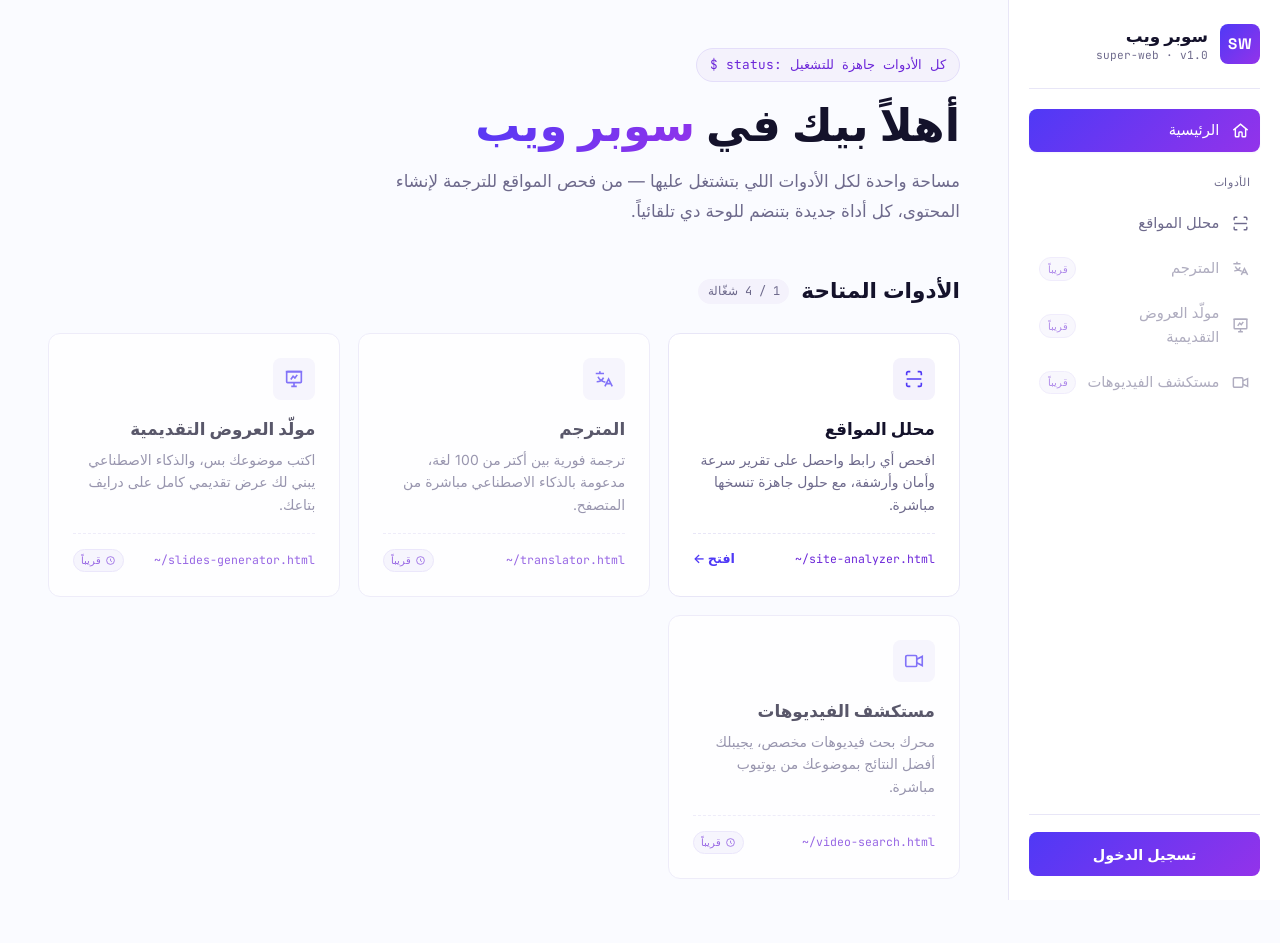
<file: index.html>
<!DOCTYPE html>
<html lang="ar" dir="rtl">
<head>
    <meta charset="UTF-8">
    <meta name="viewport" content="width=device-width, initial-scale=1.0">
    <title>سوبر ويب — لوحة الأدوات</title>

    <link rel="preconnect" href="https://fonts.googleapis.com">
    <link rel="preconnect" href="https://fonts.gstatic.com" crossorigin>
    <link href="https://fonts.googleapis.com/css2?family=Space+Grotesk:wght@500;600;700&family=Inter:wght@400;500;600&family=JetBrains+Mono:wght@400;500&display=swap" rel="stylesheet">

    <link rel="stylesheet" href="style.css">
</head>
<body class="app-body">

    <!-- طبقة تعتيم للموبايل لما الشريط الجانبي يفتح -->
    <div id="sidebar-overlay" class="sidebar-overlay"></div>

    <div class="app-shell">

        <!-- ==================== الشريط الجانبي ==================== -->
        <aside id="app-sidebar" class="app-sidebar">
            <div class="sidebar-brand">
                <span class="brand-mark">SW</span>
                <div class="brand-text">
                    <span class="brand-name">سوبر ويب</span>
                    <span class="brand-tag">super-web · v1.0</span>
                </div>
            </div>

            <nav class="sidebar-nav">
                <a href="index.html" class="sidebar-link is-active">
                    <span class="sidebar-link-icon">
                        <svg viewBox="0 0 24 24" fill="none" stroke="currentColor" stroke-width="1.8"><path d="M3 11.5 12 4l9 7.5"/><path d="M5.5 10v9a1 1 0 0 0 1 1H9a1 1 0 0 0 1-1v-4a1 1 0 0 1 1-1h2a1 1 0 0 1 1 1v4a1 1 0 0 0 1 1h2.5a1 1 0 0 0 1-1v-9"/></svg>
                    </span>
                    <span class="sidebar-link-text">الرئيسية</span>
                </a>

                <div class="sidebar-section-label">الأدوات</div>
                <div id="sidebar-tools-list" class="sidebar-tools-list">
                    <!-- بتتملى تلقائياً من tools-config.js -->
                </div>
            </nav>

            <div id="sidebar-user-box" class="sidebar-user-box">
                <!-- بتتملى تلقائياً حسب حالة تسجيل الدخول -->
            </div>
        </aside>

        <!-- ==================== المحتوى الرئيسي ==================== -->
        <div class="app-main">

            <header class="app-topbar">
                <button id="mobile-menu-toggle" class="mobile-menu-toggle" aria-label="فتح القائمة">
                    <svg viewBox="0 0 24 24" fill="none" stroke="currentColor" stroke-width="1.8"><path d="M3.5 6.5h17M3.5 12h17M3.5 17.5h17"/></svg>
                </button>
                <span class="topbar-path">~ / الرئيسية</span>
            </header>

            <main class="app-content">

                <!-- ============ قسم الترحيب ============ -->
                <section class="hero-welcome">
                    <span class="hero-eyebrow">$ status: كل الأدوات جاهزة للتشغيل</span>
                    <h1 class="hero-title">أهلاً بيك في <span class="hero-title-accent">سوبر ويب</span></h1>
                    <p class="hero-subtitle">
                        مساحة واحدة لكل الأدوات اللي بتشتغل عليها — من فحص المواقع للترجمة
                        لإنشاء المحتوى، كل أداة جديدة بتنضم للوحة دي تلقائياً.
                    </p>
                </section>

                <!-- ============ شبكة الأدوات ============ -->
                <section class="tools-section">
                    <div class="tools-section-header">
                        <h2>الأدوات المتاحة</h2>
                        <span class="tools-count-badge" id="tools-count-badge"></span>
                    </div>

                    <div id="tools-grid" class="tools-grid">
                        <!-- بتتملى تلقائياً من tools-config.js -->
                    </div>
                </section>

            </main>
        </div>
    </div>

    <script src="tools-config.js" defer></script>
    <script src="app.js" defer></script>

</body>
</html>
</file>
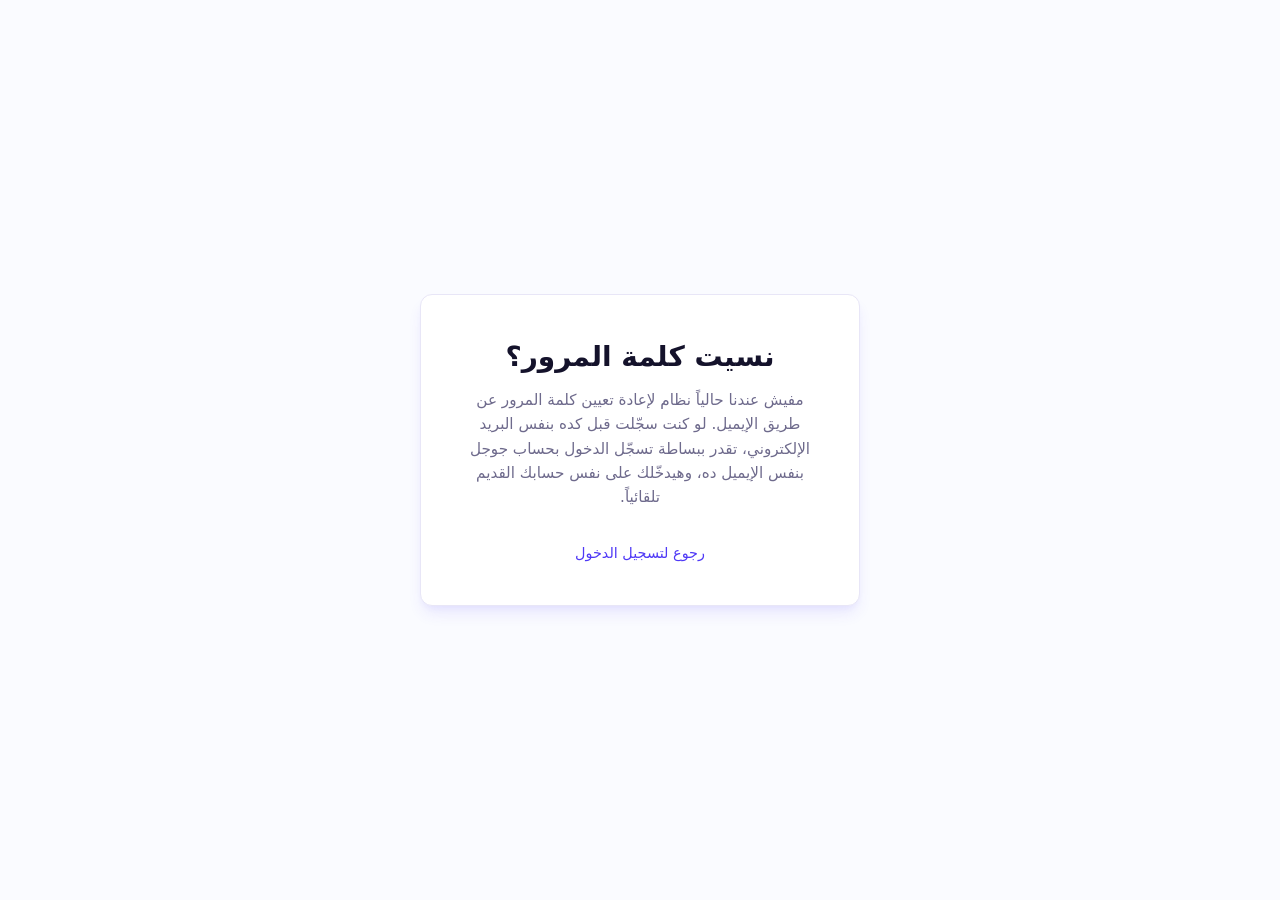
<file: forgot-password.html>
<!DOCTYPE html>
<html lang="ar" dir="rtl">
<head>
    <meta charset="UTF-8">
    <meta name="viewport" content="width=device-width, initial-scale=1.0">
    <title>نسيت كلمة المرور</title>

    <!-- مكتبة Google Identity Services -->
    <script src="https://accounts.google.com/gsi/client" async defer></script>

    <link rel="stylesheet" href="style.css">
</head>
<body>

    <main class="login-container">
        <section class="login-card">

            <header class="login-header">
                <h1>نسيت كلمة المرور؟</h1>
                <p>
                    مفيش عندنا حالياً نظام لإعادة تعيين كلمة المرور عن طريق الإيميل.
                    لو كنت سجّلت قبل كده بنفس البريد الإلكتروني، تقدر ببساطة تسجّل الدخول
                    بحساب جوجل بنفس الإيميل ده، وهيدخّلك على نفس حسابك القديم تلقائياً.
                </p>
            </header>

            <div class="social-login">
                <div id="g_id_onload"
                     data-client_id="205809787174-a73p118a4mmkpn6cju1dnqcm07eut7v4.apps.googleusercontent.com"
                     data-context="signin"
                     data-ux_mode="popup"
                     data-callback="handleGoogleLogin"
                     data-close_on_tap_outside="false"
                     data-itp_support="true">
                </div>

                <div class="g_id_signin"
                     data-type="standard"
                     data-shape="pill"
                     data-theme="outline"
                     data-text="continue_with"
                     data-size="large"
                     data-logo_alignment="left">
                </div>
            </div>

            <footer class="login-footer">
                <p><a href="login.html">رجوع لتسجيل الدخول</a></p>
            </footer>

        </section>
    </main>

    <script src="script.js" defer></script>

</body>
</html>
</file>
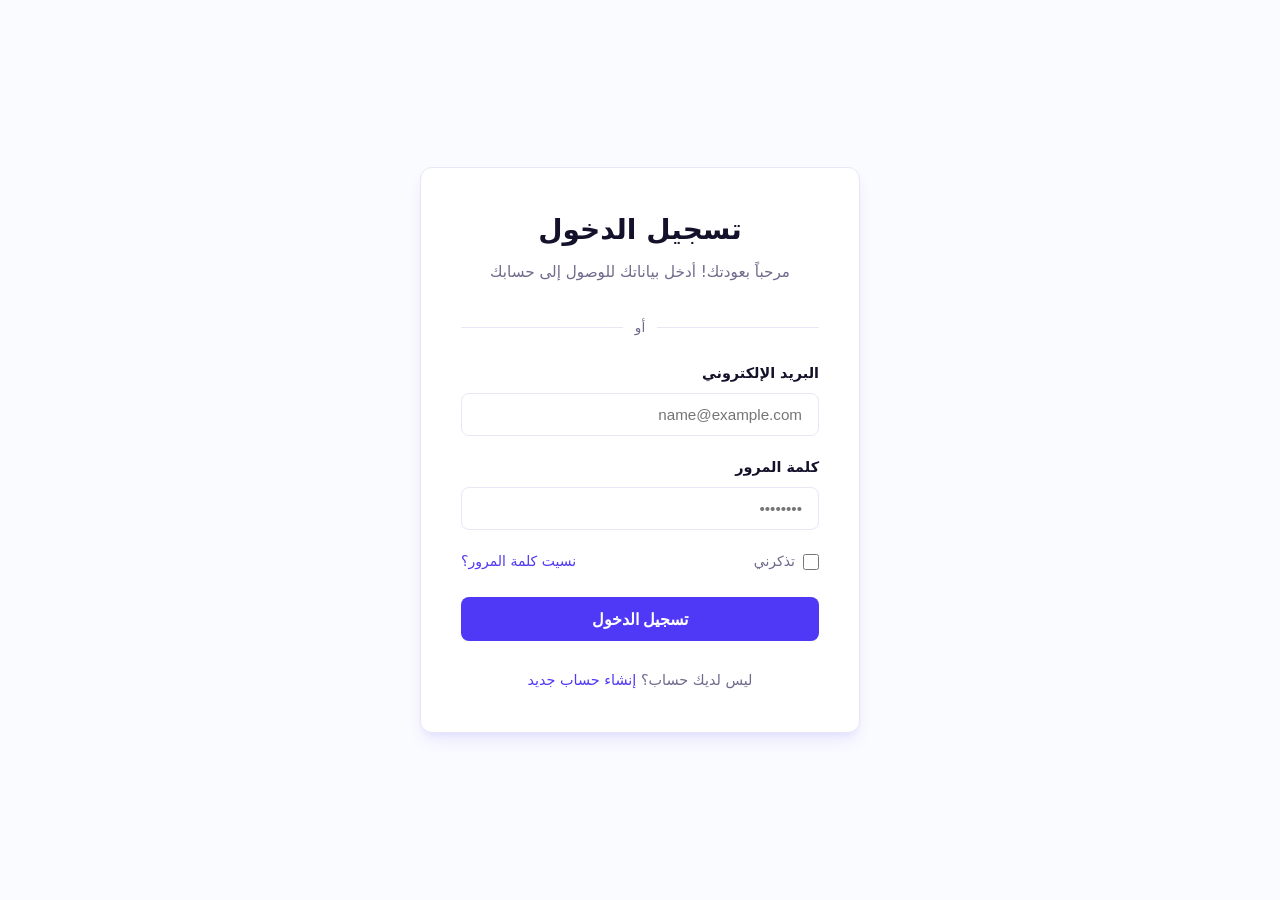
<file: login.html>
<!DOCTYPE html>
<html lang="ar" dir="rtl">
<head>
    <meta charset="UTF-8">
    <meta name="viewport" content="width=device-width, initial-scale=1.0">
    <title>تسجيل الدخول</title>
    
    <!-- مكتبة Google Identity Services (تُستدعى مرة واحدة فقط) -->
    <script src="https://accounts.google.com/gsi/client" async defer></script>
    
    <!-- ربط ملف CSS -->
    <link rel="stylesheet" href="style.css">
</head>
<body>

    <main class="login-container">
        <section class="login-card">
            
            <!-- رأس الصفحة -->
            <header class="login-header">
                <h1>تسجيل الدخول</h1>
                <p>مرحباً بعودتك! أدخل بياناتك للوصول إلى حسابك</p>
            </header>

            <!-- خيار التسجيل عبر جوجل الرسمي -->
            <div class="social-login">
                <div id="g_id_onload"
                     data-client_id="205809787174-a73p118a4mmkpn6cju1dnqcm07eut7v4.apps.googleusercontent.com"
                     data-context="signin"
                     data-ux_mode="popup"
                     data-callback="handleGoogleLogin"
                     data-close_on_tap_outside="false"
                     data-itp_support="true">
                </div>

                <div class="g_id_signin"
                     data-type="standard"
                     data-shape="pill"
                     data-theme="outline"
                     data-text="continue_with"
                     data-size="large"
                     data-logo_alignment="left">
                </div>
            </div>

            <!-- فاصل -->
            <div class="divider">
                <span>أو</span>
            </div>

            <!-- نموذج التسجيل العادي -->
            <form id="login-form" action="#" method="POST" novalidate>
                
                <div class="form-group">
                    <label for="email">البريد الإلكتروني</label>
                    <input type="email" id="email" name="email" placeholder="name@example.com" required autocomplete="email">
                </div>

                <div class="form-group">
                    <label for="password">كلمة المرور</label>
                    <input type="password" id="password" name="password" placeholder="••••••••" required autocomplete="current-password">
                </div>

                <div class="form-actions">
                    <label class="remember-me">
                        <input type="checkbox" id="remember" name="remember">
                        <span>تذكرني</span>
                    </label>
                    <a href="forgot-password.html" class="forgot-password">نسيت كلمة المرور؟</a>
                </div>

                <button type="submit" class="btn-primary" id="submit-btn">تسجيل الدخول</button>

            </form>

            <!-- أسفل الكارت -->
            <footer class="login-footer">
                <p>ليس لديك حساب؟ <a href="register.html">إنشاء حساب جديد</a></p>
            </footer>

        </section>
    </main>

    <!-- ربط ملف الـ JavaScript المنفصل -->
    <script src="script.js" defer></script>

</body>
</html>
</file>
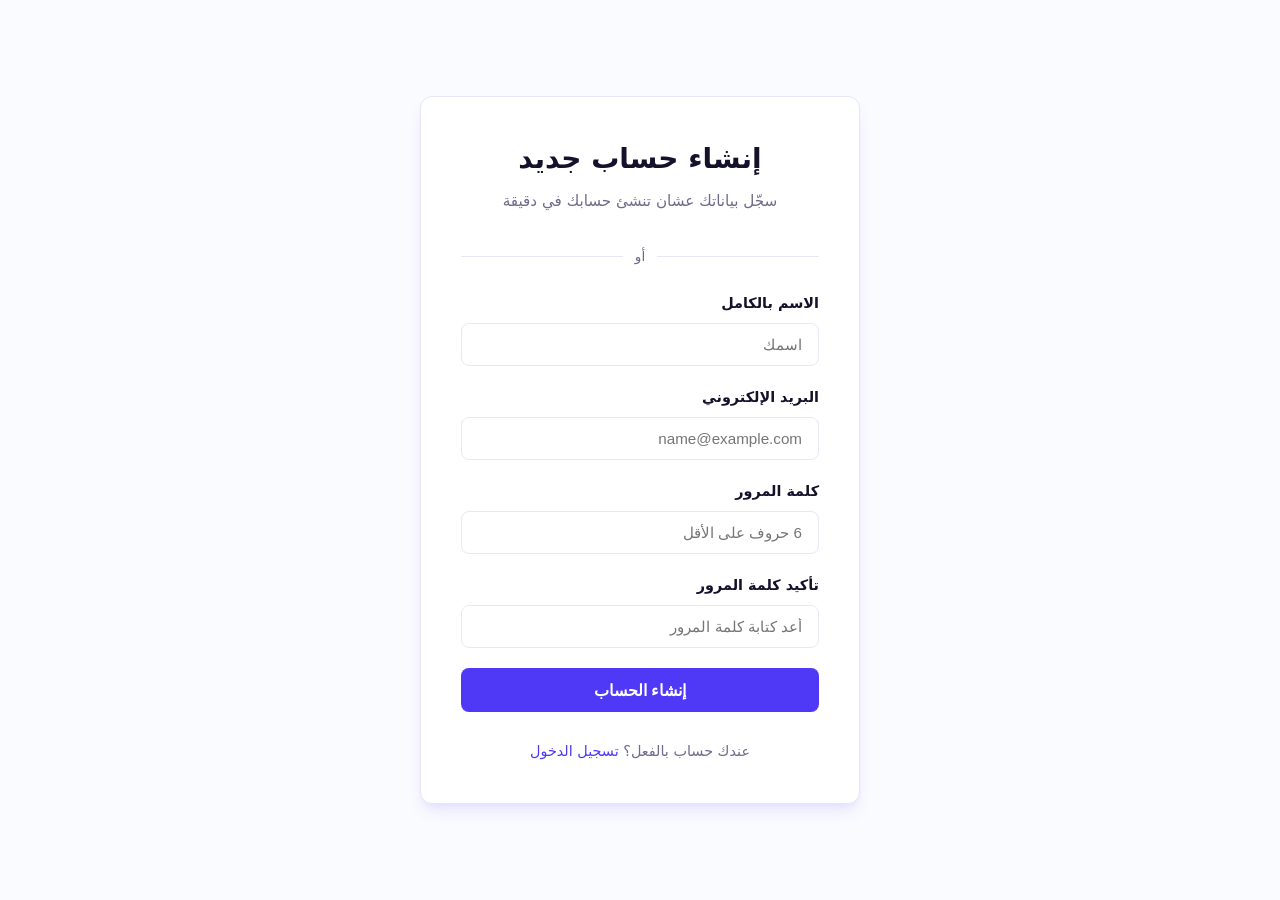
<file: register.html>
<!DOCTYPE html>
<html lang="ar" dir="rtl">
<head>
    <meta charset="UTF-8">
    <meta name="viewport" content="width=device-width, initial-scale=1.0">
    <title>إنشاء حساب جديد</title>

    <!-- مكتبة Google Identity Services -->
    <script src="https://accounts.google.com/gsi/client" async defer></script>

    <link rel="stylesheet" href="style.css">
</head>
<body>

    <main class="login-container">
        <section class="login-card">

            <header class="login-header">
                <h1>إنشاء حساب جديد</h1>
                <p>سجّل بياناتك عشان تنشئ حسابك في دقيقة</p>
            </header>

            <!-- التسجيل عبر جوجل (بيعمل حساب جديد تلقائياً لو الإيميل مش موجود) -->
            <div class="social-login">
                <div id="g_id_onload"
                     data-client_id="205809787174-a73p118a4mmkpn6cju1dnqcm07eut7v4.apps.googleusercontent.com"
                     data-context="signup"
                     data-ux_mode="popup"
                     data-callback="handleGoogleLogin"
                     data-close_on_tap_outside="false"
                     data-itp_support="true">
                </div>

                <div class="g_id_signin"
                     data-type="standard"
                     data-shape="pill"
                     data-theme="outline"
                     data-text="signup_with"
                     data-size="large"
                     data-logo_alignment="left">
                </div>
            </div>

            <div class="divider">
                <span>أو</span>
            </div>

            <form id="register-form" action="#" method="POST" novalidate>

                <div class="form-group">
                    <label for="reg-name">الاسم بالكامل</label>
                    <input type="text" id="reg-name" name="name" placeholder="اسمك" required autocomplete="name">
                </div>

                <div class="form-group">
                    <label for="reg-email">البريد الإلكتروني</label>
                    <input type="email" id="reg-email" name="email" placeholder="name@example.com" required autocomplete="email">
                </div>

                <div class="form-group">
                    <label for="reg-password">كلمة المرور</label>
                    <input type="password" id="reg-password" name="password" placeholder="6 حروف على الأقل" required autocomplete="new-password">
                </div>

                <div class="form-group">
                    <label for="reg-confirm-password">تأكيد كلمة المرور</label>
                    <input type="password" id="reg-confirm-password" name="confirm_password" placeholder="أعد كتابة كلمة المرور" required autocomplete="new-password">
                </div>

                <button type="submit" class="btn-primary" id="register-submit-btn">إنشاء الحساب</button>

            </form>

            <footer class="login-footer">
                <p>عندك حساب بالفعل؟ <a href="login.html">تسجيل الدخول</a></p>
            </footer>

        </section>
    </main>

    <script src="script.js" defer></script>

</body>
</html>
</file>
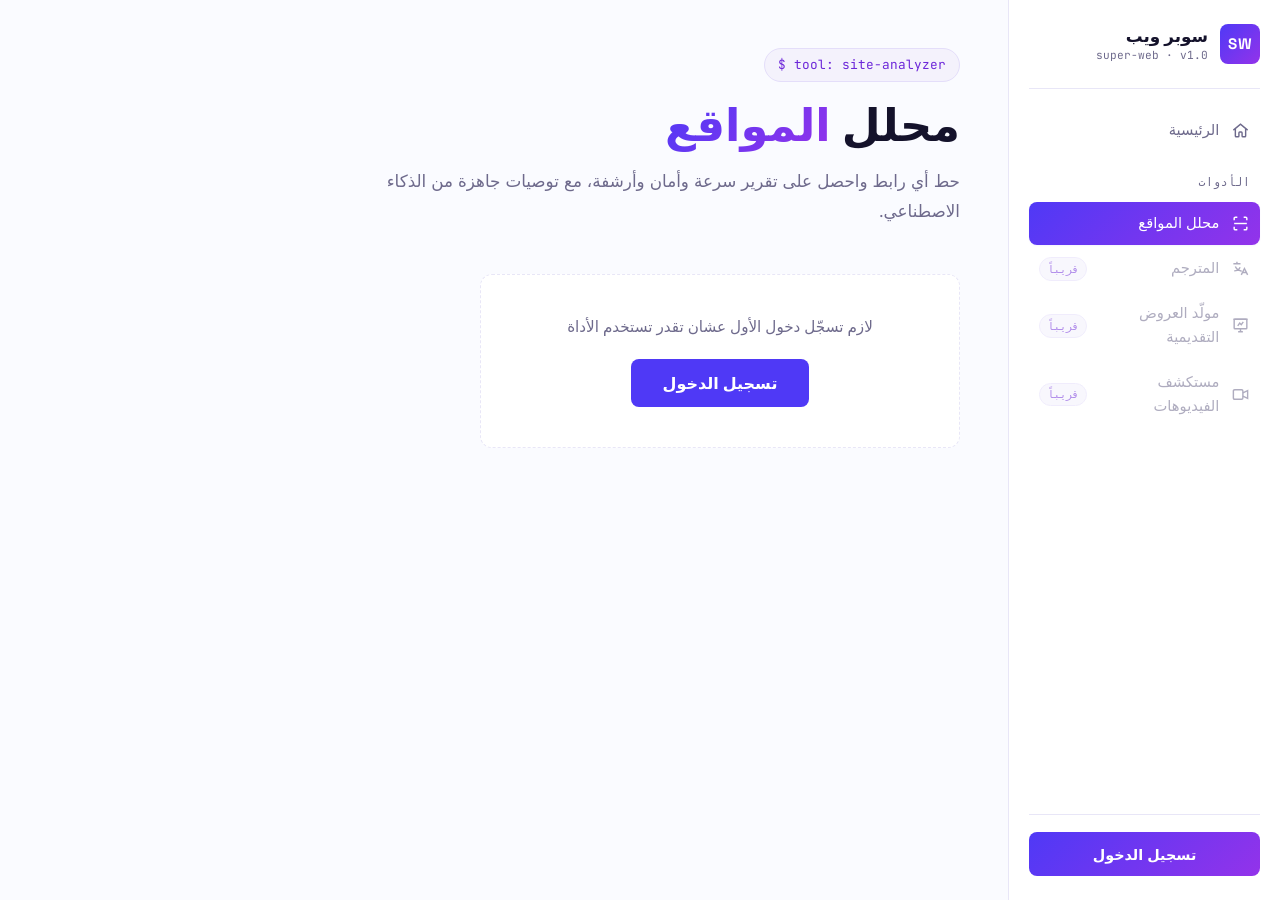
<file: site-analyzer.html>
<!DOCTYPE html>
<html lang="ar" dir="rtl">
<head>
    <meta charset="UTF-8">
    <meta name="viewport" content="width=device-width, initial-scale=1.0">
    <title>محلل المواقع — سوبر ويب</title>

    <link rel="preconnect" href="https://fonts.googleapis.com">
    <link rel="preconnect" href="https://fonts.gstatic.com" crossorigin>
    <link href="https://fonts.googleapis.com/css2?family=Space+Grotesk:wght@500;600;700&family=Inter:wght@400;500;600&family=JetBrains+Mono:wght@400;500&display=swap" rel="stylesheet">

    <script src="https://accounts.google.com/gsi/client" async defer></script>

    <link rel="stylesheet" href="style.css">
</head>
<body class="app-body">

    <div id="sidebar-overlay" class="sidebar-overlay"></div>

    <div class="app-shell">

        <aside id="app-sidebar" class="app-sidebar">
            <div class="sidebar-brand">
                <span class="brand-mark">SW</span>
                <div class="brand-text">
                    <span class="brand-name">سوبر ويب</span>
                    <span class="brand-tag">super-web · v1.0</span>
                </div>
            </div>

            <nav class="sidebar-nav">
                <a href="index.html" class="sidebar-link">
                    <span class="sidebar-link-icon">
                        <svg viewBox="0 0 24 24" fill="none" stroke="currentColor" stroke-width="1.8"><path d="M3 11.5 12 4l9 7.5"/><path d="M5.5 10v9a1 1 0 0 0 1 1H9a1 1 0 0 0 1-1v-4a1 1 0 0 1 1-1h2a1 1 0 0 1 1 1v4a1 1 0 0 0 1 1h2.5a1 1 0 0 0 1-1v-9"/></svg>
                    </span>
                    <span class="sidebar-link-text">الرئيسية</span>
                </a>

                <div class="sidebar-section-label">الأدوات</div>
                <div id="sidebar-tools-list" class="sidebar-tools-list"></div>
            </nav>

            <div id="sidebar-user-box" class="sidebar-user-box"></div>
        </aside>

        <div class="app-main">

            <header class="app-topbar">
                <button id="mobile-menu-toggle" class="mobile-menu-toggle" aria-label="فتح القائمة">
                    <svg viewBox="0 0 24 24" fill="none" stroke="currentColor" stroke-width="1.8"><path d="M3.5 6.5h17M3.5 12h17M3.5 17.5h17"/></svg>
                </button>
                <span class="topbar-path">~ / site-analyzer.html</span>
            </header>

            <main class="app-content">

                <section class="hero-welcome">
                    <span class="hero-eyebrow">$ tool: site-analyzer</span>
                    <h1 class="hero-title">محلل <span class="hero-title-accent">المواقع</span></h1>
                    <p class="hero-subtitle">
                        حط أي رابط واحصل على تقرير سرعة وأمان وأرشفة، مع توصيات جاهزة من الذكاء الاصطناعي.
                    </p>
                </section>

                <!-- ============ فورم الفحص (يظهر بس لو مسجل دخول) ============ -->
                <section class="analyzer-input-section" id="analyzer-input-section">
                    <form id="analyze-form" class="analyzer-form">
                        <input
                            type="url"
                            id="analyze-url"
                            class="analyzer-input"
                            placeholder="https://example.com"
                            required
                        >
                        <button type="submit" id="analyze-btn" class="btn-primary analyzer-submit">
                            ابدأ الفحص
                        </button>
                    </form>
                </section>

                <!-- ============ رسالة تسجيل الدخول الإجباري ============ -->
                <section class="login-required-box" id="login-required-box" style="display:none;">
                    <p>لازم تسجّل دخول الأول عشان تقدر تستخدم الأداة</p>
                    <a href="login.html" class="btn-primary">تسجيل الدخول</a>
                </section>

                <!-- ============ حالة التحميل ============ -->
                <div id="analyze-loading" class="analyzer-loading" style="display:none;">
                    <div class="loading-spinner"></div>
                    <span id="loading-step-text">بنفحص الموقع...</span>
                </div>

                <!-- ============ النتائج ============ -->
                <section id="analyze-results" class="analyzer-results" style="display:none;">

                    <div class="results-top-bar">
                        <div id="comparison-badge" class="comparison-badge" style="display:none;"></div>
                        <button id="print-report-btn" class="print-btn">🖨️ تصدير PDF / طباعة</button>
                    </div>

                    <!-- ملخص عام + دوائر النتائج -->
                    <div class="report-overview">

                        <div class="device-tabs" id="device-tabs">
                            <button class="device-tab is-active" data-device="mobile">📱 الموبايل</button>
                            <button class="device-tab" data-device="desktop">💻 الديسكتوب</button>
                        </div>

                        <div class="device-panel" id="device-panel-mobile">
                            <div class="device-content">
                                <div class="score-gauges" id="score-gauges-mobile"></div>
                                <div class="device-screenshot-wrap">
                                    <img id="screenshot-mobile" class="device-screenshot device-screenshot--mobile" alt="لقطة شاشة للموقع على الموبايل">
                                </div>
                            </div>
                        </div>

                        <div class="device-panel" id="device-panel-desktop" style="display:none;">
                            <div class="device-content">
                                <div class="score-gauges" id="score-gauges-desktop"></div>
                                <div class="device-screenshot-wrap">
                                    <img id="screenshot-desktop" class="device-screenshot device-screenshot--desktop" alt="لقطة شاشة للموقع على الديسكتوب">
                                </div>
                            </div>
                        </div>

                        <div class="report-summary-strip" id="report-summary-strip">
                            <!-- بيتولد ديناميكياً -->
                        </div>
                    </div>

                    <!-- الحلول المقترحة -->
                    <div class="result-block">
                        <div class="fixes-header">
                            <h3 id="fixes-count">الحلول المقترحة <span id="key-indicator" class="key-indicator"></span></h3>
                            <div class="fixes-filter" id="fixes-filter">
                                <button class="filter-chip is-active" data-filter="all">الكل</button>
                                <button class="filter-chip" data-filter="critical">حرجة</button>
                                <button class="filter-chip" data-filter="high">مهمة</button>
                                <button class="filter-chip" data-filter="medium">بسيطة</button>
                            </div>
                        </div>
                        <div id="result-fixes" class="fixes-list"></div>
                    </div>

                    <div class="result-block">
                        <h3>وصف Meta مقترح <button class="copy-btn" data-copy-target="result-meta">نسخ</button></h3>
                        <code id="result-meta" class="result-code"></code>
                    </div>

                    <div class="result-block">
                        <h3>كود Schema Markup جاهز <button class="copy-btn" data-copy-target="result-schema">نسخ</button></h3>
                        <pre id="result-schema" class="result-code result-code--block"></pre>
                    </div>

                    <div class="result-block result-block--save">
                        <div id="drive-not-connected">
                            <p>عايز تحتفظ بتاريخ فحوصاتك؟</p>
                            <button id="connect-drive-btn" class="btn-primary">اربط Drive بتاعك</button>
                        </div>
                        <div id="drive-connected" style="display:none;">
                            <button id="save-report-btn" class="btn-primary">احفظ النتيجة في Drive</button>
                            <a id="sheet-link" href="#" target="_blank" style="display:none;">افتح سجل الفحوصات ←</a>
                        </div>
                    </div>

                </section>

            </main>
        </div>
    </div>

    <script src="tools-config.js" defer></script>
    <script src="app.js" defer></script>
    <script src="site-analyzer.js" defer></script>

</body>
</html>
</file>
<file: style.css>
/* ==========================================================================
   المتغيرات الأساسية والإعدادات العامة (Global CSS Variables)
   ========================================================================== */
:root {
    /* الهوية الأساسية: نيلي إلى بنفسجي */
    --primary-color: #4F39F6;
    --primary-hover: #3B28C7;
    --violet: #9333EA;
    --gradient-brand: linear-gradient(135deg, #4F39F6 0%, #9333EA 100%);

    --bg-color: #FAFBFF;
    --card-bg: #ffffff;
    --text-color: #14122B;
    --text-muted: #6E6A8C;
    --border-color: #E8E6F7;
    --input-focus-border: #6D5AF8;

    /* عناصر أسلوب المطورين (شارات المسار، الأكواد) */
    --code-bg: #F4F2FC;
    --code-text: #6D28D9;
    --code-border: #E4DEFA;

    --shadow-sm: 0 1px 2px 0 rgba(79, 57, 246, 0.06);
    --shadow-md: 0 4px 6px -1px rgba(79, 57, 246, 0.08), 0 2px 4px -1px rgba(79, 57, 246, 0.05);
    --shadow-lg: 0 10px 15px -3px rgba(79, 57, 246, 0.1), 0 4px 6px -2px rgba(79, 57, 246, 0.05);
    --radius: 12px;
    --radius-sm: 8px;
    --transition: all 0.25s ease-in-out;

    --font-family: 'Inter', system-ui, -apple-system, BlinkMacSystemFont, 'Segoe UI', Roboto, sans-serif;
    --font-display: 'Space Grotesk', var(--font-family);
    --font-mono: 'JetBrains Mono', ui-monospace, SFMono-Regular, Menlo, monospace;
}

/* ==========================================================================
   الضبط المبدئي (Reset & Base Styles)
   ========================================================================== */
*, *::before, *::after {
    box-sizing: border-box;
    margin: 0;
    padding: 0;
}

body {
    font-family: var(--font-family);
    background-color: var(--bg-color);
    color: var(--text-color);
    line-height: 1.6;
    min-height: 100vh;
    display: flex;
    flex-direction: column;
}

a {
    color: var(--primary-color);
    text-decoration: none;
    transition: var(--transition);
}

a:hover {
    color: var(--primary-hover);
}

/* ==========================================================================
   شريط الملاحة (Navbar Component)
   ========================================================================== */
.navbar {
    background-color: var(--card-bg);
    border-bottom: 1px solid var(--border-color);
    padding: 1rem 2rem;
    display: flex;
    justify-content: space-between;
    align-items: center;
    box-shadow: var(--shadow-sm);
}

.navbar .logo a {
    font-size: 1.35rem;
    font-weight: 700;
    color: var(--text-color);
}

.nav-links {
    display: flex;
    align-items: center;
    gap: 1.5rem;
}

.nav-links a {
    font-weight: 500;
    color: var(--text-muted);
}

.nav-links a.active, 
.nav-links a:hover {
    color: var(--primary-color);
}

.btn-login-link {
    background-color: var(--primary-color);
    color: #ffffff !important;
    padding: 0.5rem 1.25rem;
    border-radius: var(--radius-sm);
    font-size: 0.95rem;
}

.btn-login-link:hover {
    background-color: var(--primary-hover);
}

/* ==========================================================================
   الصفحة الرئيسية (Hero Section & Main Layout)
   ========================================================================== */
.main-content {
    flex: 1;
    display: flex;
    justify-content: center;
    align-items: center;
    padding: 2rem 1rem;
}

.hero-section {
    text-align: center;
    max-width: 650px;
    padding: 3rem 2rem;
    background-color: var(--card-bg);
    border-radius: var(--radius);
    border: 1px solid var(--border-color);
    box-shadow: var(--shadow-md);
}

.hero-section h1 {
    font-size: 2.2rem;
    margin-bottom: 1rem;
    color: var(--text-color);
}

.hero-section p {
    font-size: 1.1rem;
    color: var(--text-muted);
    margin-bottom: 2rem;
}

.cta-group {
    display: flex;
    justify-content: center;
    gap: 1rem;
}

/* ==========================================================================
   كارت تسجيل الدخول (Login Container & Card)
   ========================================================================== */
.login-container {
    flex: 1;
    display: flex;
    justify-content: center;
    align-items: center;
    padding: 2rem 1rem;
}

.login-card {
    background-color: var(--card-bg);
    width: 100%;
    max-width: 440px;
    padding: 2.5rem;
    border-radius: var(--radius);
    border: 1px solid var(--border-color);
    box-shadow: var(--shadow-lg);
}

.login-header {
    text-align: center;
    margin-bottom: 2rem;
}

.login-header h1 {
    font-size: 1.75rem;
    font-weight: 700;
    color: var(--text-color);
    margin-bottom: 0.5rem;
}

.login-header p {
    font-size: 0.95rem;
    color: var(--text-muted);
}

/* ==========================================================================
   أزرار التسجيل عبر Google (Social Login)
   ========================================================================== */
.social-login {
    margin-bottom: 1.5rem;
}

.btn-google {
    width: 100%;
    display: flex;
    align-items: center;
    justify-content: center;
    gap: 0.75rem;
    background-color: #ffffff;
    border: 1px solid var(--border-color);
    padding: 0.75rem 1rem;
    border-radius: var(--radius-sm);
    font-size: 0.95rem;
    font-weight: 600;
    color: var(--text-color);
    cursor: pointer;
    transition: var(--transition);
}

.btn-google:hover {
    background-color: #f1f5f9;
    border-color: #cbd5e1;
}

/* ==========================================================================
   الفاصل (Divider)
   ========================================================================== */
.divider {
    display: flex;
    align-items: center;
    text-align: center;
    margin: 1.5rem 0;
    color: var(--text-muted);
}

.divider::before, 
.divider::after {
    content: '';
    flex: 1;
    border-bottom: 1px solid var(--border-color);
}

.divider span {
    padding: 0 0.75rem;
    font-size: 0.85rem;
    text-transform: uppercase;
}

/* ==========================================================================
   نموذج الإدخال (Form Fields & Buttons)
   ========================================================================== */
.form-group {
    margin-bottom: 1.25rem;
    display: flex;
    flex-direction: column;
    gap: 0.5rem;
}

.form-group label {
    font-size: 0.9rem;
    font-weight: 600;
    color: var(--text-color);
}

.form-group input {
    width: 100%;
    padding: 0.75rem 1rem;
    border: 1px solid var(--border-color);
    border-radius: var(--radius-sm);
    font-size: 0.95rem;
    color: var(--text-color);
    background-color: #ffffff;
    outline: none;
    transition: var(--transition);
}

.form-group input:focus {
    border-color: var(--input-focus-border);
    box-shadow: 0 0 0 3px rgba(59, 130, 246, 0.15);
}

.form-actions {
    display: flex;
    justify-content: space-between;
    align-items: center;
    margin-bottom: 1.5rem;
    font-size: 0.875rem;
}

.remember-me {
    display: flex;
    align-items: center;
    gap: 0.5rem;
    cursor: pointer;
    color: var(--text-muted);
}

.remember-me input[type="checkbox"] {
    accent-color: var(--primary-color);
    width: 16px;
    height: 16px;
    cursor: pointer;
}

.forgot-password {
    font-size: 0.875rem;
    font-weight: 500;
}

.btn-primary {
    width: 100%;
    padding: 0.8rem 1.5rem;
    background-color: var(--primary-color);
    color: #ffffff;
    border: none;
    border-radius: var(--radius-sm);
    font-size: 1rem;
    font-weight: 600;
    cursor: pointer;
    transition: var(--transition);
    display: inline-block;
    text-align: center;
}

.btn-primary:hover {
    background-color: var(--primary-hover);
}

/* ==========================================================================
   تذييل الصفحة والكارت (Footer & Sub-footer)
   ========================================================================== */
.login-footer {
    margin-top: 1.75rem;
    text-align: center;
    font-size: 0.9rem;
    color: var(--text-muted);
}

.footer {
    text-align: center;
    padding: 1.5rem;
    border-top: 1px solid var(--border-color);
    background-color: var(--card-bg);
    color: var(--text-muted);
    font-size: 0.875rem;
}

/* ==========================================================================
   التجاوب مع الشاشات الصغيرة (Responsive Design)
   ========================================================================== */
@media (max-width: 640px) {
    .navbar {
        padding: 1rem;
    }

    .login-card {
        padding: 1.75rem 1.25rem;
        box-shadow: var(--shadow-sm);
    }
}
/* ==========================================================================
   لوحة الأدوات (Dashboard Shell): الشريط الجانبي + المحتوى الرئيسي
   ========================================================================== */

.app-body {
    display: block;
}

.app-shell {
    display: flex;
    min-height: 100vh;
    width: 100%;
}

/* -------------------- الشريط الجانبي -------------------- */
.app-sidebar {
    width: 272px;
    flex-shrink: 0;
    background-color: var(--card-bg);
    border-left: 1px solid var(--border-color);
    display: flex;
    flex-direction: column;
    padding: 1.5rem 1.25rem;
    position: sticky;
    top: 0;
    height: 100vh;
    overflow-y: auto;
}

.sidebar-brand {
    display: flex;
    align-items: center;
    gap: 0.75rem;
    padding-bottom: 1.5rem;
    margin-bottom: 1.25rem;
    border-bottom: 1px solid var(--border-color);
}

.brand-mark {
    width: 40px;
    height: 40px;
    border-radius: var(--radius-sm);
    background: var(--gradient-brand);
    color: #fff;
    display: flex;
    align-items: center;
    justify-content: center;
    font-family: var(--font-display);
    font-weight: 700;
    font-size: 0.95rem;
    letter-spacing: 0.02em;
    flex-shrink: 0;
}

.brand-text {
    display: flex;
    flex-direction: column;
    line-height: 1.3;
}

.brand-name {
    font-family: var(--font-display);
    font-weight: 700;
    font-size: 1.05rem;
    color: var(--text-color);
}

.brand-tag {
    font-family: var(--font-mono);
    font-size: 0.7rem;
    color: var(--text-muted);
    direction: ltr;
    text-align: right;
}

.sidebar-nav {
    flex: 1;
    display: flex;
    flex-direction: column;
    gap: 0.15rem;
}

.sidebar-section-label {
    font-family: var(--font-mono);
    font-size: 0.7rem;
    letter-spacing: 0.06em;
    color: var(--text-muted);
    text-transform: uppercase;
    margin: 1.25rem 0.6rem 0.5rem;
}

.sidebar-link {
    display: flex;
    align-items: center;
    gap: 0.7rem;
    padding: 0.6rem 0.65rem;
    border-radius: var(--radius-sm);
    color: var(--text-muted);
    font-weight: 500;
    font-size: 0.92rem;
    transition: var(--transition);
    position: relative;
}

.sidebar-link:hover {
    background-color: var(--code-bg);
    color: var(--primary-color);
}

.sidebar-link.is-active {
    background: var(--gradient-brand);
    color: #fff;
    box-shadow: var(--shadow-sm);
}

.sidebar-link.is-soon {
    opacity: 0.55;
    cursor: default;
}

.sidebar-link.is-soon:hover {
    background-color: transparent;
    color: var(--text-muted);
}

.sidebar-link-icon {
    width: 19px;
    height: 19px;
    flex-shrink: 0;
    display: flex;
}

.sidebar-link-icon svg {
    width: 100%;
    height: 100%;
}

.sidebar-link-text {
    flex: 1;
}

.soon-badge {
    display: inline-flex;
    align-items: center;
    gap: 0.25rem;
    font-family: var(--font-mono);
    font-size: 0.65rem;
    color: var(--code-text);
    background-color: var(--code-bg);
    border: 1px solid var(--code-border);
    padding: 0.15rem 0.45rem;
    border-radius: 999px;
    flex-shrink: 0;
}

.soon-badge svg {
    width: 11px;
    height: 11px;
}

.sidebar-tools-list {
    display: flex;
    flex-direction: column;
    gap: 0.15rem;
}

/* -------------------- صندوق المستخدم أسفل الشريط -------------------- */
.sidebar-user-box {
    border-top: 1px solid var(--border-color);
    padding-top: 1.1rem;
    margin-top: 1rem;
}

.user-chip {
    display: flex;
    align-items: center;
    gap: 0.65rem;
    padding: 0.4rem 0.3rem;
    margin-bottom: 0.6rem;
}

.user-avatar {
    width: 36px;
    height: 36px;
    border-radius: 50%;
    object-fit: cover;
    flex-shrink: 0;
}

.user-avatar--fallback {
    background: var(--gradient-brand);
    color: #fff;
    display: flex;
    align-items: center;
    justify-content: center;
    font-weight: 600;
    font-family: var(--font-display);
}

.user-chip-text {
    display: flex;
    flex-direction: column;
    overflow: hidden;
}

.user-chip-name {
    font-weight: 600;
    font-size: 0.88rem;
    color: var(--text-color);
    white-space: nowrap;
    overflow: hidden;
    text-overflow: ellipsis;
}

.user-chip-email {
    font-size: 0.75rem;
    color: var(--text-muted);
    white-space: nowrap;
    overflow: hidden;
    text-overflow: ellipsis;
    direction: ltr;
    text-align: right;
}

.logout-btn {
    width: 100%;
    display: flex;
    align-items: center;
    justify-content: center;
    gap: 0.5rem;
    padding: 0.55rem;
    background-color: transparent;
    border: 1px solid var(--border-color);
    border-radius: var(--radius-sm);
    color: var(--text-muted);
    font-size: 0.85rem;
    font-weight: 500;
    cursor: pointer;
    transition: var(--transition);
}

.logout-btn:hover {
    border-color: #fca5a5;
    color: #dc2626;
    background-color: #fef2f2;
}

.logout-btn svg {
    width: 16px;
    height: 16px;
}

.sidebar-login-btn {
    display: block;
    text-align: center;
    padding: 0.65rem;
    background: var(--gradient-brand);
    color: #fff !important;
    border-radius: var(--radius-sm);
    font-weight: 600;
    font-size: 0.9rem;
}

/* -------------------- المحتوى الرئيسي -------------------- */
.app-main {
    flex: 1;
    min-width: 0;
    display: flex;
    flex-direction: column;
}

.app-topbar {
    display: none;
    align-items: center;
    gap: 0.75rem;
    padding: 0.9rem 1.25rem;
    border-bottom: 1px solid var(--border-color);
    background-color: var(--card-bg);
    position: sticky;
    top: 0;
    z-index: 20;
}

.mobile-menu-toggle {
    width: 36px;
    height: 36px;
    border-radius: var(--radius-sm);
    border: 1px solid var(--border-color);
    background-color: var(--card-bg);
    color: var(--text-color);
    display: flex;
    align-items: center;
    justify-content: center;
    cursor: pointer;
}

.mobile-menu-toggle svg {
    width: 20px;
    height: 20px;
}

.topbar-path {
    font-family: var(--font-mono);
    font-size: 0.8rem;
    color: var(--text-muted);
    direction: ltr;
}

.app-content {
    flex: 1;
    padding: 3rem 3rem 4rem;
    max-width: 1180px;
    width: 100%;
}

/* -------------------- قسم الترحيب (Hero) -------------------- */
.hero-welcome {
    margin-bottom: 3rem;
}

.hero-eyebrow {
    display: inline-block;
    font-family: var(--font-mono);
    font-size: 0.8rem;
    color: var(--code-text);
    background-color: var(--code-bg);
    border: 1px solid var(--code-border);
    padding: 0.35rem 0.8rem;
    border-radius: 999px;
    margin-bottom: 1.1rem;
    direction: ltr;
    display: inline-block;
}

.hero-title {
    font-family: var(--font-display);
    font-size: clamp(2rem, 4vw, 2.8rem);
    font-weight: 700;
    color: var(--text-color);
    margin-bottom: 0.9rem;
    line-height: 1.2;
}

.hero-title-accent {
    background: var(--gradient-brand);
    -webkit-background-clip: text;
    background-clip: text;
    color: transparent;
}

.hero-subtitle {
    font-size: 1.05rem;
    color: var(--text-muted);
    max-width: 620px;
    line-height: 1.75;
}

/* -------------------- شبكة الأدوات -------------------- */
.tools-section-header {
    display: flex;
    align-items: center;
    gap: 0.75rem;
    margin-bottom: 1.5rem;
}

.tools-section-header h2 {
    font-family: var(--font-display);
    font-size: 1.35rem;
    font-weight: 600;
    color: var(--text-color);
}

.tools-count-badge {
    font-family: var(--font-mono);
    font-size: 0.75rem;
    color: var(--text-muted);
    background-color: var(--code-bg);
    padding: 0.2rem 0.6rem;
    border-radius: 999px;
}

.tools-grid {
    display: grid;
    grid-template-columns: repeat(auto-fill, minmax(260px, 1fr));
    gap: 1.1rem;
}

.tool-card {
    display: block;
    background-color: var(--card-bg);
    border: 1px solid var(--border-color);
    border-radius: var(--radius);
    padding: 1.5rem;
    transition: var(--transition);
    position: relative;
    overflow: hidden;
}

.tool-card::before {
    content: '';
    position: absolute;
    inset: 0 0 auto 0;
    height: 3px;
    background: var(--gradient-brand);
    transform: scaleX(0);
    transform-origin: right;
    transition: transform 0.3s ease;
}

.tool-card:not(.is-soon):hover {
    border-color: transparent;
    box-shadow: var(--shadow-lg);
    transform: translateY(-3px);
}

.tool-card:not(.is-soon):hover::before {
    transform: scaleX(1);
}

.tool-card.is-soon {
    opacity: 0.7;
}

.tool-card-icon {
    width: 42px;
    height: 42px;
    border-radius: var(--radius-sm);
    background-color: var(--code-bg);
    color: var(--primary-color);
    display: flex;
    align-items: center;
    justify-content: center;
    margin-bottom: 1rem;
}

.tool-card-icon svg {
    width: 22px;
    height: 22px;
}

.tool-card-title {
    font-family: var(--font-display);
    font-size: 1.05rem;
    font-weight: 600;
    color: var(--text-color);
    margin-bottom: 0.4rem;
}

.tool-card-desc {
    font-size: 0.87rem;
    color: var(--text-muted);
    line-height: 1.6;
    margin-bottom: 1.1rem;
    min-height: 2.6rem;
}

.tool-card-footer {
    display: flex;
    align-items: center;
    justify-content: space-between;
    padding-top: 0.9rem;
    border-top: 1px dashed var(--border-color);
}

.tool-route {
    font-family: var(--font-mono);
    font-size: 0.72rem;
    color: var(--code-text);
    direction: ltr;
    unicode-bidi: plaintext;
}

.tool-go {
    font-size: 0.8rem;
    font-weight: 600;
    color: var(--primary-color);
}

/* -------------------- طبقة تعتيم الموبايل -------------------- */
.sidebar-overlay {
    display: none;
    position: fixed;
    inset: 0;
    background-color: rgba(20, 18, 43, 0.45);
    z-index: 30;
}

.sidebar-overlay.is-visible {
    display: block;
}

/* -------------------- تجاوب الموبايل -------------------- */
@media (max-width: 900px) {
    .app-sidebar {
        position: fixed;
        top: 0;
        right: 0;
        z-index: 40;
        transform: translateX(100%);
        transition: transform 0.25s ease;
        box-shadow: var(--shadow-lg);
    }

    .app-sidebar.is-open {
        transform: translateX(0);
    }

    .app-topbar {
        display: flex;
    }

    .app-content {
        padding: 2rem 1.25rem 3rem;
    }

    .hero-title {
        font-size: 1.8rem;
    }
}

/* ==========================================================================
   صفحة محلل المواقع (Site Analyzer)
   ========================================================================== */

.analyzer-form {
    display: flex;
    gap: 0.75rem;
    max-width: 640px;
    margin-bottom: 2.5rem;
}

.analyzer-input {
    flex: 1;
    padding: 0.85rem 1.1rem;
    border: 1px solid var(--border-color);
    border-radius: var(--radius-sm);
    font-size: 0.95rem;
    outline: none;
    transition: var(--transition);
    direction: ltr;
    text-align: right;
}

.analyzer-input:focus {
    border-color: var(--input-focus-border);
    box-shadow: 0 0 0 3px rgba(79, 57, 246, 0.12);
}

.analyzer-submit {
    width: auto;
    padding: 0.85rem 1.75rem;
    white-space: nowrap;
}

.analyzer-loading {
    display: flex;
    align-items: center;
    gap: 0.75rem;
    color: var(--text-muted);
    font-size: 0.9rem;
    margin-bottom: 2rem;
}

.loading-spinner {
    width: 18px;
    height: 18px;
    border: 2.5px solid var(--code-bg);
    border-top-color: var(--primary-color);
    border-radius: 50%;
    animation: spin 0.8s linear infinite;
}

@keyframes spin {
    to { transform: rotate(360deg); }
}

/* استُبدلت بأنماط report-overview الاحترافية تحت */

.result-block {
    background-color: var(--card-bg);
    border: 1px solid var(--border-color);
    border-radius: var(--radius);
    padding: 1.5rem;
    margin-bottom: 1.25rem;
}

.result-block h3 {
    font-family: var(--font-display);
    font-size: 1rem;
    font-weight: 600;
    margin-bottom: 0.9rem;
    display: flex;
    align-items: center;
    justify-content: space-between;
}

.priorities-list {
    list-style: none;
    display: flex;
    flex-direction: column;
    gap: 0.6rem;
}

.priorities-list li {
    padding: 0.6rem 0.9rem;
    background-color: var(--code-bg);
    border-radius: var(--radius-sm);
    font-size: 0.9rem;
    color: var(--text-color);
    border-right: 3px solid var(--primary-color);
}

.result-code {
    display: block;
    font-family: var(--font-mono);
    font-size: 0.8rem;
    color: var(--code-text);
    background-color: var(--code-bg);
    border: 1px solid var(--code-border);
    padding: 0.9rem;
    border-radius: var(--radius-sm);
    direction: ltr;
    text-align: left;
    overflow-x: auto;
}

.result-code--block {
    white-space: pre-wrap;
    word-break: break-word;
}

.copy-btn {
    font-family: var(--font-family);
    font-size: 0.75rem;
    font-weight: 600;
    color: var(--primary-color);
    background: none;
    border: 1px solid var(--border-color);
    padding: 0.3rem 0.7rem;
    border-radius: 999px;
    cursor: pointer;
    transition: var(--transition);
}

.copy-btn:hover {
    background-color: var(--code-bg);
}

.result-block--save {
    text-align: center;
    background: var(--gradient-brand);
    border: none;
}

.result-block--save p {
    color: #fff;
    margin-bottom: 0.9rem;
    font-size: 0.9rem;
}

.result-block--save .btn-primary {
    width: auto;
    padding: 0.7rem 1.75rem;
    background-color: #fff;
    color: var(--primary-color);
}

.result-block--save #sheet-link {
    display: block;
    margin-top: 0.9rem;
    color: #fff !important;
    font-weight: 600;
    text-decoration: underline;
}

/* ==========================================================================
   نظرة عامة على التقرير: دوائر النتائج + شريط الملخص
   ========================================================================== */

.report-overview {
    background-color: var(--card-bg);
    border: 1px solid var(--border-color);
    border-radius: var(--radius);
    padding: 2rem 1.5rem 1.5rem;
    margin-bottom: 1.5rem;
}

.score-gauges {
    display: grid;
    grid-template-columns: repeat(auto-fit, minmax(130px, 1fr));
    gap: 1.5rem;
    margin-bottom: 1.75rem;
}

.gauge-item {
    display: flex;
    flex-direction: column;
    align-items: center;
    gap: 0.6rem;
}

.gauge-circle-wrap {
    position: relative;
    width: 100px;
    height: 100px;
}

.gauge-svg {
    position: absolute;
    inset: 0;
    width: 100%;
    height: 100%;
    transform: rotate(-90deg);
}

.gauge-track {
    fill: none;
    stroke: var(--code-bg);
    stroke-width: 8;
}

.gauge-progress {
    fill: none;
    stroke-width: 8;
    stroke-linecap: round;
    transition: stroke-dashoffset 0.8s ease;
}

.gauge-good .gauge-progress { stroke: #16a34a; }
.gauge-mid .gauge-progress { stroke: #d97706; }
.gauge-bad .gauge-progress { stroke: #dc2626; }
.gauge-unknown .gauge-progress { stroke: var(--text-muted); }

.gauge-value {
    position: absolute;
    inset: 0;
    display: flex;
    align-items: center;
    justify-content: center;
    font-family: var(--font-display);
    font-size: 1.4rem;
    font-weight: 700;
    color: var(--text-color);
}

.gauge-label {
    font-size: 0.82rem;
    color: var(--text-muted);
}

.report-summary-strip {
    display: flex;
    flex-wrap: wrap;
    gap: 0.6rem;
    padding-top: 1.5rem;
    border-top: 1px dashed var(--border-color);
}

.summary-pill {
    font-size: 0.82rem;
    font-weight: 600;
    padding: 0.4rem 0.9rem;
    border-radius: 999px;
}

.summary-pill--critical {
    background-color: #fef2f2;
    color: #b91c1c;
    border: 1px solid #fecaca;
}

.summary-pill--high {
    background-color: #fffbeb;
    color: #b45309;
    border: 1px solid #fde68a;
}

.summary-pill--medium {
    background-color: #eff6ff;
    color: #1d4ed8;
    border: 1px solid #bfdbfe;
}

.summary-pill--good {
    background-color: #f0fdf4;
    color: #15803d;
    border: 1px solid #bbf7d0;
}

/* ==========================================================================
   رأس قسم الحلول + الفلاتر
   ========================================================================== */

.fixes-header {
    display: flex;
    align-items: center;
    justify-content: space-between;
    flex-wrap: wrap;
    gap: 0.75rem;
    margin-bottom: 1.1rem;
}

.fixes-filter {
    display: flex;
    gap: 0.4rem;
}

.filter-chip {
    font-family: var(--font-family);
    font-size: 0.78rem;
    font-weight: 600;
    padding: 0.35rem 0.85rem;
    border-radius: 999px;
    border: 1px solid var(--border-color);
    background-color: var(--card-bg);
    color: var(--text-muted);
    cursor: pointer;
    transition: var(--transition);
}

.filter-chip:hover {
    border-color: var(--primary-color);
    color: var(--primary-color);
}

.filter-chip.is-active {
    background: var(--gradient-brand);
    border-color: transparent;
    color: #fff;
}

/* ==========================================================================
   كروت الحلول الاحترافية (المشكلة فوق، الحل تحتها)
   ========================================================================== */

.fixes-list {
    display: flex;
    flex-direction: column;
    gap: 1rem;
}

.fixes-empty {
    color: var(--text-muted);
    font-size: 0.9rem;
    text-align: center;
    padding: 1.5rem 0;
}

.fix-card {
    display: flex;
    background-color: var(--card-bg);
    border: 1px solid var(--border-color);
    border-radius: var(--radius);
    overflow: hidden;
}

.fix-severity-bar {
    width: 5px;
    flex-shrink: 0;
}

.fix-card--critical .fix-severity-bar { background-color: #dc2626; }
.fix-card--high .fix-severity-bar { background-color: #d97706; }
.fix-card--medium .fix-severity-bar { background-color: #2563eb; }

.fix-card-body {
    flex: 1;
    padding: 1.25rem 1.5rem;
    min-width: 0;
}

.fix-card-header {
    display: flex;
    align-items: center;
    gap: 0.6rem;
    margin-bottom: 0.9rem;
}

.fix-severity-badge {
    font-size: 0.72rem;
    font-weight: 700;
    padding: 0.2rem 0.65rem;
    border-radius: 999px;
}

.fix-severity-badge--critical { background-color: #fef2f2; color: #b91c1c; }
.fix-severity-badge--high { background-color: #fffbeb; color: #b45309; }
.fix-severity-badge--medium { background-color: #eff6ff; color: #1d4ed8; }

.fix-impact {
    font-family: var(--font-mono);
    font-size: 0.75rem;
    color: var(--text-muted);
}

.fix-section {
    margin-bottom: 0.9rem;
}

.fix-section:last-of-type {
    margin-bottom: 0;
}

.fix-section-label {
    display: block;
    font-family: var(--font-mono);
    font-size: 0.68rem;
    letter-spacing: 0.05em;
    text-transform: uppercase;
    color: var(--text-muted);
    margin-bottom: 0.3rem;
}

.fix-section-label--solution {
    color: var(--primary-color);
}

.fix-title {
    font-family: var(--font-display);
    font-size: 1rem;
    font-weight: 600;
    color: var(--text-color);
}

.fix-instructions {
    font-size: 0.88rem;
    color: var(--text-color);
    line-height: 1.75;
}

.fix-code-wrap {
    position: relative;
    margin-top: 0.9rem;
}

.fix-code-wrap .copy-btn {
    position: absolute;
    top: 0.6rem;
    left: 0.6rem;
    background-color: #fff;
    z-index: 1;
}

.fix-code-wrap .result-code {
    background-color: var(--code-bg);
}

/* ==========================================================================
   تابات الموبايل/الديسكتوب + الصور الفعلية للموقع
   ========================================================================== */

.device-tabs {
    display: flex;
    gap: 0.5rem;
    margin-bottom: 1.5rem;
}

.device-tab {
    font-family: var(--font-family);
    font-size: 0.85rem;
    font-weight: 600;
    padding: 0.55rem 1.2rem;
    border-radius: var(--radius-sm);
    border: 1px solid var(--border-color);
    background-color: var(--card-bg);
    color: var(--text-muted);
    cursor: pointer;
    transition: var(--transition);
}

.device-tab:hover {
    border-color: var(--primary-color);
    color: var(--primary-color);
}

.device-tab.is-active {
    background: var(--gradient-brand);
    border-color: transparent;
    color: #fff;
}

.device-content {
    display: grid;
    grid-template-columns: 1fr;
    gap: 1.5rem;
}

@media (min-width: 720px) {
    .device-content {
        grid-template-columns: 1.3fr 1fr;
        align-items: start;
    }
}

.device-screenshot-wrap {
    border: 1px solid var(--border-color);
    border-radius: var(--radius-sm);
    overflow: hidden;
    background-color: var(--code-bg);
    max-height: 340px;
    display: flex;
    justify-content: center;
}

.device-screenshot {
    width: 100%;
    height: auto;
    display: block;
    object-fit: cover;
}

.device-screenshot--mobile {
    max-width: 200px;
}

/* ==========================================================================
   مؤشر رقم مفتاح Gemini (صغير وغير ملحوظ)
   ========================================================================== */

.key-indicator {
    font-family: var(--font-mono);
    font-size: 0.68rem;
    color: var(--text-muted);
    opacity: 0.6;
    font-weight: 400;
    margin-right: 0.3rem;
}

/* ==========================================================================
   خطوات الحل المرقّمة
   ========================================================================== */

.fix-steps {
    padding-inline-start: 1.4rem;
    display: flex;
    flex-direction: column;
    gap: 0.4rem;
}

.fix-steps li {
    font-size: 0.88rem;
    color: var(--text-color);
    line-height: 1.7;
    padding-inline-start: 0.3rem;
}

/* ==========================================================================
   شريط أعلى النتائج: مقارنة + طباعة
   ========================================================================== */

.results-top-bar {
    display: flex;
    align-items: center;
    justify-content: space-between;
    flex-wrap: wrap;
    gap: 0.75rem;
    margin-bottom: 1.25rem;
}

.comparison-badge {
    display: none;
    align-items: center;
    font-size: 0.85rem;
    font-weight: 600;
    padding: 0.5rem 1rem;
    border-radius: 999px;
}

.comparison-badge--up {
    background-color: #f0fdf4;
    color: #15803d;
    border: 1px solid #bbf7d0;
}

.comparison-badge--down {
    background-color: #fef2f2;
    color: #b91c1c;
    border: 1px solid #fecaca;
}

.comparison-badge--same {
    background-color: var(--code-bg);
    color: var(--text-muted);
    border: 1px solid var(--code-border);
}

.comparison-badge--cache {
    background-color: #eff6ff;
    color: #1d4ed8;
    border: 1px solid #bfdbfe;
}

.print-btn {
    font-family: var(--font-family);
    font-size: 0.85rem;
    font-weight: 600;
    padding: 0.5rem 1.1rem;
    border-radius: var(--radius-sm);
    border: 1px solid var(--border-color);
    background-color: var(--card-bg);
    color: var(--text-color);
    cursor: pointer;
    transition: var(--transition);
}

.print-btn:hover {
    border-color: var(--primary-color);
    color: var(--primary-color);
}

/* ==========================================================================
   أنماط الطباعة / تصدير PDF
   ========================================================================== */

@media print {
    .app-sidebar,
    .app-topbar,
    .analyzer-form,
    .print-btn,
    .device-tabs,
    .fixes-filter,
    .copy-btn,
    .result-block--save {
        display: none !important;
    }

    .app-shell {
        display: block !important;
    }

    .app-content {
        padding: 0 !important;
        max-width: 100% !important;
    }

    .device-panel {
        display: block !important;
    }

    body {
        background-color: #fff !important;
    }

    .fix-card, .result-block, .report-overview {
        break-inside: avoid;
        border: 1px solid #ddd !important;
        box-shadow: none !important;
    }
}

/* ==========================================================================
   رسالة تسجيل الدخول الإجباري لاستخدام الأداة
   ========================================================================== */

.login-required-box {
    background-color: var(--card-bg);
    border: 1px dashed var(--border-color);
    border-radius: var(--radius);
    padding: 2.5rem 2rem;
    text-align: center;
    max-width: 480px;
}

.login-required-box p {
    color: var(--text-muted);
    font-size: 0.95rem;
    margin-bottom: 1.25rem;
}

.login-required-box .btn-primary {
    width: auto;
    display: inline-block;
    padding: 0.7rem 2rem;
}
</file>
